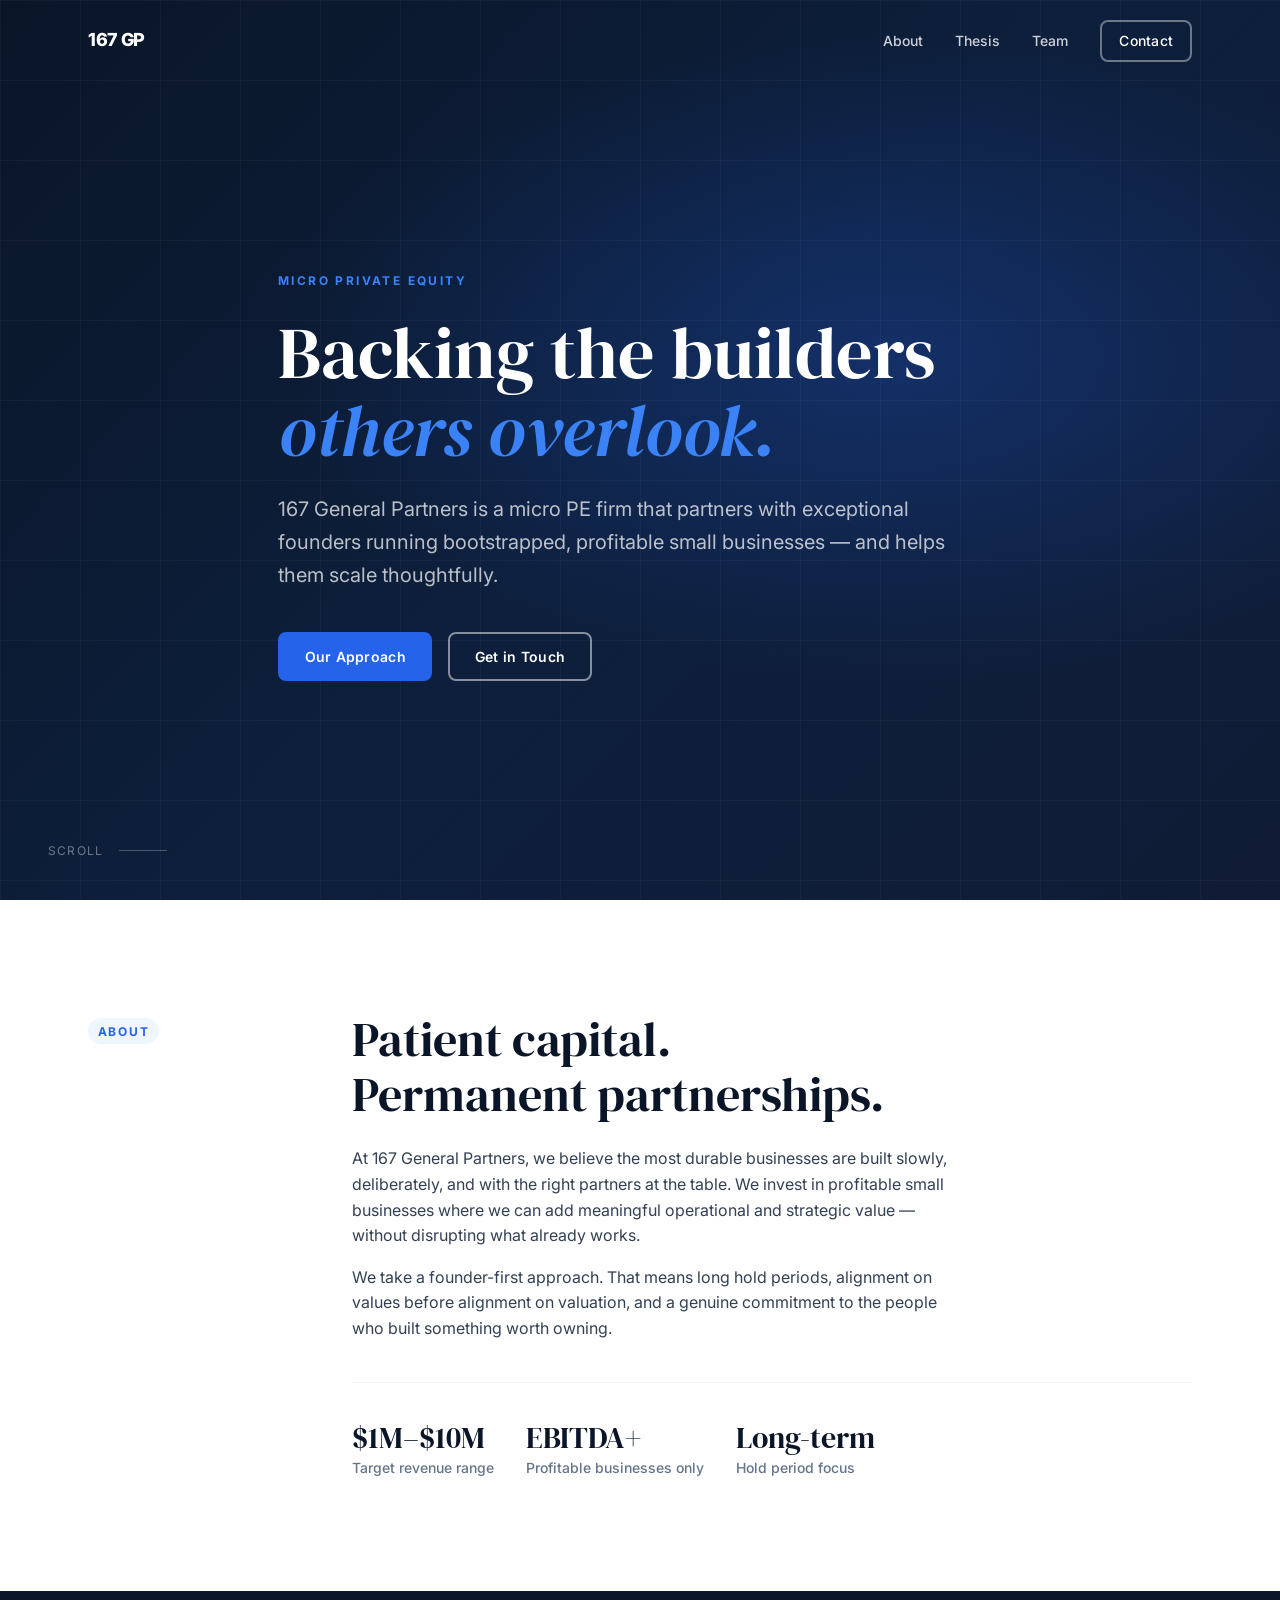
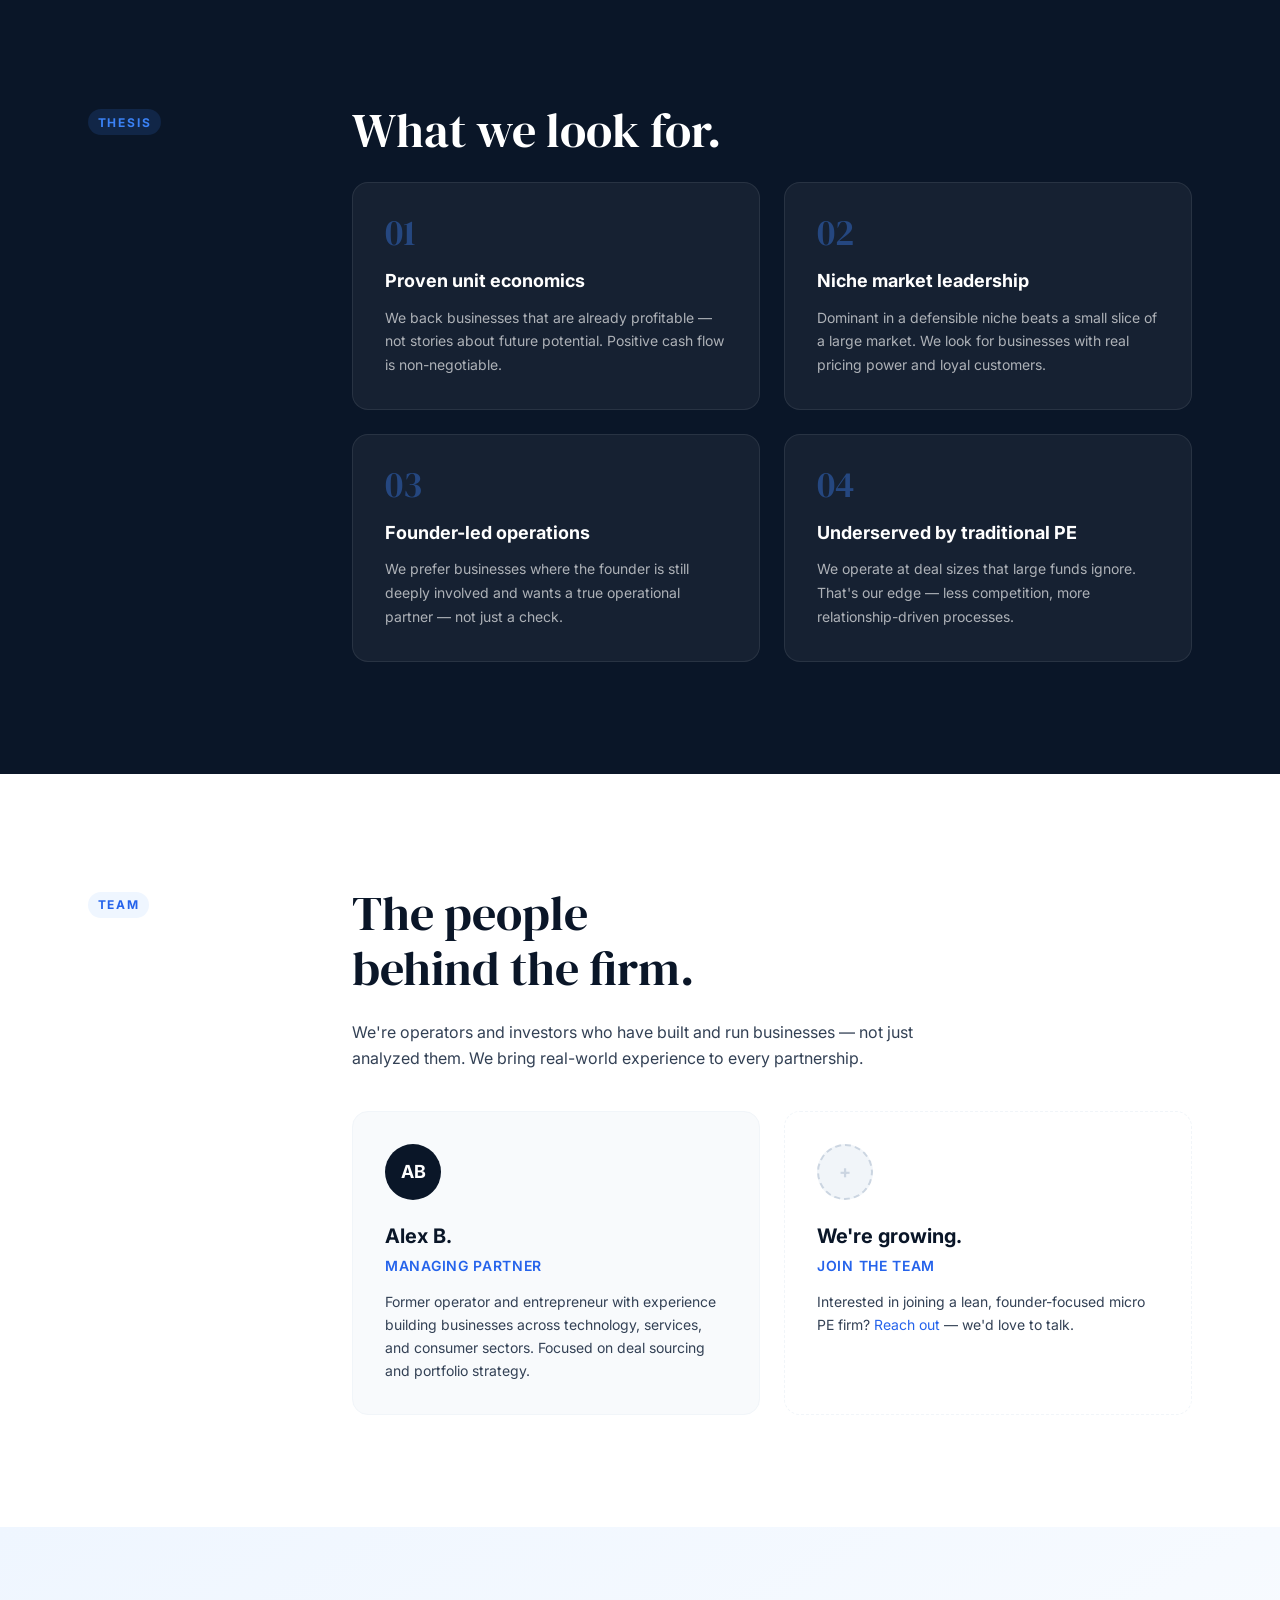
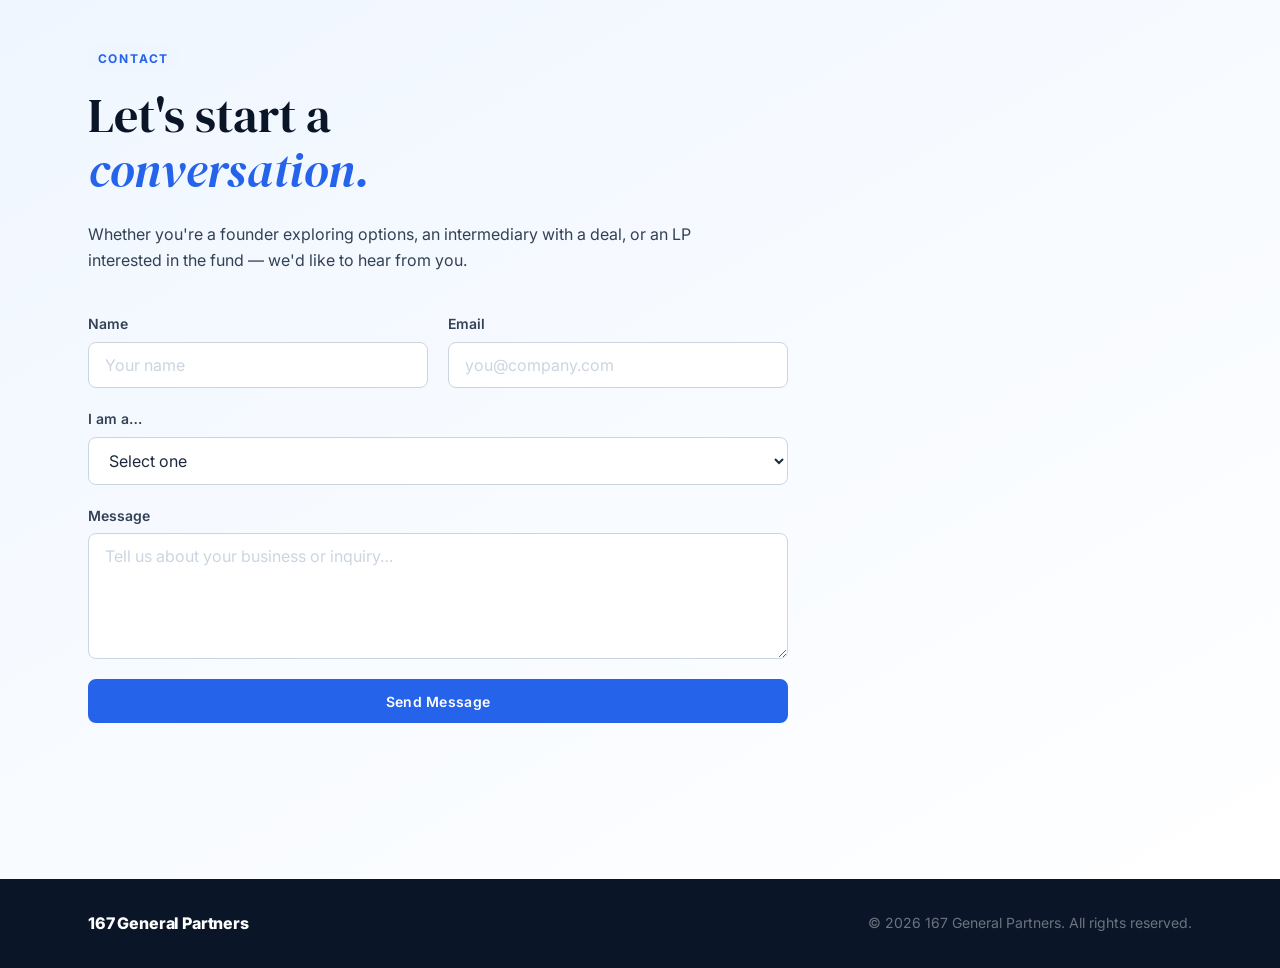
<file: 167gp-website/index.html>
<!DOCTYPE html>
<html lang="en">
<head>
  <meta charset="UTF-8" />
  <meta name="viewport" content="width=device-width, initial-scale=1.0" />
  <meta name="description" content="167 General Partners — Micro private equity firm partnering with exceptional founders." />
  <title>167 General Partners</title>
  <link rel="stylesheet" href="styles.css" />
  <link rel="preconnect" href="https://fonts.googleapis.com" />
  <link rel="preconnect" href="https://fonts.gstatic.com" crossorigin />
  <link href="https://fonts.googleapis.com/css2?family=Inter:wght@300;400;500;600;700;800&family=DM+Serif+Display:ital@0;1&display=swap" rel="stylesheet" />
</head>
<body>

  <!-- NAV -->
  <nav class="nav" id="nav">
    <div class="nav-inner container">
      <a href="#" class="nav-logo">167 GP</a>
      <ul class="nav-links">
        <li><a href="#about">About</a></li>
        <li><a href="#thesis">Thesis</a></li>
        <li><a href="#team">Team</a></li>
        <li><a href="#contact" class="btn btn-sm">Contact</a></li>
      </ul>
      <button class="nav-toggle" aria-label="Toggle menu" aria-expanded="false">
        <span></span><span></span><span></span>
      </button>
    </div>
  </nav>

  <!-- HERO -->
  <section class="hero" id="hero">
    <div class="hero-bg"></div>
    <div class="container hero-content">
      <div class="eyebrow">Micro Private Equity</div>
      <h1 class="hero-headline">
        Backing the builders<br /><em>others overlook.</em>
      </h1>
      <p class="hero-sub">
        167 General Partners is a micro PE firm that partners with exceptional founders
        running bootstrapped, profitable small businesses — and helps them scale
        thoughtfully.
      </p>
      <div class="hero-cta">
        <a href="#about" class="btn btn-primary">Our Approach</a>
        <a href="#contact" class="btn btn-outline">Get in Touch</a>
      </div>
    </div>
    <div class="hero-scroll">
      <span>Scroll</span>
      <div class="hero-scroll-line"></div>
    </div>
  </section>

  <!-- ABOUT -->
  <section class="section" id="about">
    <div class="container">
      <div class="section-grid">
        <div class="section-label">
          <span class="label">About</span>
        </div>
        <div class="section-body">
          <h2 class="section-heading">
            Patient capital.<br />Permanent partnerships.
          </h2>
          <p>
            At 167 General Partners, we believe the most durable businesses are built
            slowly, deliberately, and with the right partners at the table. We invest
            in profitable small businesses where we can add meaningful operational and
            strategic value — without disrupting what already works.
          </p>
          <p>
            We take a founder-first approach. That means long hold periods, alignment
            on values before alignment on valuation, and a genuine commitment to the
            people who built something worth owning.
          </p>
          <div class="stats-row">
            <div class="stat">
              <div class="stat-number">$1M–$10M</div>
              <div class="stat-label">Target revenue range</div>
            </div>
            <div class="stat">
              <div class="stat-number">EBITDA+</div>
              <div class="stat-label">Profitable businesses only</div>
            </div>
            <div class="stat">
              <div class="stat-number">Long-term</div>
              <div class="stat-label">Hold period focus</div>
            </div>
          </div>
        </div>
      </div>
    </div>
  </section>

  <!-- THESIS -->
  <section class="section section-dark" id="thesis">
    <div class="container">
      <div class="section-grid">
        <div class="section-label">
          <span class="label label-light">Thesis</span>
        </div>
        <div class="section-body">
          <h2 class="section-heading section-heading-light">
            What we look for.
          </h2>
          <div class="thesis-grid">
            <div class="thesis-card">
              <div class="thesis-icon">01</div>
              <h3>Proven unit economics</h3>
              <p>
                We back businesses that are already profitable — not stories about
                future potential. Positive cash flow is non-negotiable.
              </p>
            </div>
            <div class="thesis-card">
              <div class="thesis-icon">02</div>
              <h3>Niche market leadership</h3>
              <p>
                Dominant in a defensible niche beats a small slice of a large market.
                We look for businesses with real pricing power and loyal customers.
              </p>
            </div>
            <div class="thesis-card">
              <div class="thesis-icon">03</div>
              <h3>Founder-led operations</h3>
              <p>
                We prefer businesses where the founder is still deeply involved and
                wants a true operational partner — not just a check.
              </p>
            </div>
            <div class="thesis-card">
              <div class="thesis-icon">04</div>
              <h3>Underserved by traditional PE</h3>
              <p>
                We operate at deal sizes that large funds ignore. That's our edge —
                less competition, more relationship-driven processes.
              </p>
            </div>
          </div>
        </div>
      </div>
    </div>
  </section>

  <!-- TEAM -->
  <section class="section" id="team">
    <div class="container">
      <div class="section-grid">
        <div class="section-label">
          <span class="label">Team</span>
        </div>
        <div class="section-body">
          <h2 class="section-heading">The people<br />behind the firm.</h2>
          <p class="team-intro">
            We're operators and investors who have built and run businesses — not just
            analyzed them. We bring real-world experience to every partnership.
          </p>
          <div class="team-grid">
            <div class="team-card">
              <div class="team-avatar" aria-hidden="true">AB</div>
              <div class="team-info">
                <h3>Alex B.</h3>
                <div class="team-title">Managing Partner</div>
                <p>
                  Former operator and entrepreneur with experience building businesses
                  across technology, services, and consumer sectors. Focused on deal
                  sourcing and portfolio strategy.
                </p>
              </div>
            </div>
            <div class="team-card team-card-placeholder">
              <div class="team-avatar team-avatar-ghost" aria-hidden="true">+</div>
              <div class="team-info">
                <h3>We're growing.</h3>
                <div class="team-title">Join the team</div>
                <p>
                  Interested in joining a lean, founder-focused micro PE firm?
                  <a href="#contact">Reach out</a> — we'd love to talk.
                </p>
              </div>
            </div>
          </div>
        </div>
      </div>
    </div>
  </section>

  <!-- CONTACT -->
  <section class="section section-accent" id="contact">
    <div class="container">
      <div class="contact-inner">
        <div class="section-label">
          <span class="label">Contact</span>
        </div>
        <h2 class="section-heading contact-heading">
          Let's start a<br /><em>conversation.</em>
        </h2>
        <p class="contact-sub">
          Whether you're a founder exploring options, an intermediary with a deal, or
          an LP interested in the fund — we'd like to hear from you.
        </p>
        <form class="contact-form" id="contact-form" novalidate>
          <div class="form-row">
            <div class="form-group">
              <label for="name">Name</label>
              <input type="text" id="name" name="name" placeholder="Your name" required />
            </div>
            <div class="form-group">
              <label for="email">Email</label>
              <input type="email" id="email" name="email" placeholder="you@company.com" required />
            </div>
          </div>
          <div class="form-group">
            <label for="type">I am a…</label>
            <select id="type" name="type">
              <option value="">Select one</option>
              <option value="founder">Business owner / founder</option>
              <option value="intermediary">Broker / intermediary</option>
              <option value="lp">Prospective LP</option>
              <option value="other">Other</option>
            </select>
          </div>
          <div class="form-group">
            <label for="message">Message</label>
            <textarea id="message" name="message" rows="5" placeholder="Tell us about your business or inquiry…" required></textarea>
          </div>
          <button type="submit" class="btn btn-primary btn-full">Send Message</button>
          <div class="form-success" id="form-success" aria-live="polite"></div>
        </form>
      </div>
    </div>
  </section>

  <!-- FOOTER -->
  <footer class="footer">
    <div class="container footer-inner">
      <div class="footer-logo">167 General Partners</div>
      <div class="footer-copy">
        &copy; <span id="year"></span> 167 General Partners. All rights reserved.
      </div>
    </div>
  </footer>

  <script src="main.js"></script>
</body>
</html>
</file>
<file: 167gp-website/styles.css>
/* =============================================
   167 General Partners — Stylesheet
   Bold & Modern: Navy/Blue, strong typography
   ============================================= */

/* ---------- Reset & Base ---------- */
*, *::before, *::after { box-sizing: border-box; margin: 0; padding: 0; }

:root {
  --navy:      #0a1628;
  --navy-mid:  #102040;
  --blue:      #1a4ab5;
  --blue-light:#2563eb;
  --accent:    #3b82f6;
  --sky:       #eff6ff;
  --white:     #ffffff;
  --gray-50:   #f8fafc;
  --gray-100:  #f1f5f9;
  --gray-300:  #cbd5e1;
  --gray-500:  #64748b;
  --gray-700:  #334155;
  --gray-900:  #0f172a;
  --text:      #1e293b;

  --ff-display: 'DM Serif Display', Georgia, serif;
  --ff-body:    'Inter', -apple-system, BlinkMacSystemFont, sans-serif;

  --fs-xs:   0.75rem;
  --fs-sm:   0.875rem;
  --fs-base: 1rem;
  --fs-lg:   1.125rem;
  --fs-xl:   1.25rem;
  --fs-2xl:  1.5rem;
  --fs-3xl:  1.875rem;
  --fs-4xl:  2.25rem;
  --fs-5xl:  3rem;
  --fs-6xl:  3.75rem;
  --fs-7xl:  4.5rem;

  --radius-sm: 4px;
  --radius:    8px;
  --radius-lg: 16px;

  --shadow-sm: 0 1px 2px rgba(0,0,0,.05);
  --shadow:    0 4px 16px rgba(0,0,0,.08);
  --shadow-lg: 0 16px 48px rgba(0,0,0,.12);

  --transition: 200ms ease;
}

html { scroll-behavior: smooth; }

body {
  font-family: var(--ff-body);
  font-size: var(--fs-base);
  color: var(--text);
  background: var(--white);
  line-height: 1.6;
  -webkit-font-smoothing: antialiased;
}

a { color: var(--blue-light); text-decoration: none; transition: color var(--transition); }
a:hover { color: var(--blue); }

p { max-width: 62ch; }
p + p { margin-top: 1rem; }

em { font-family: var(--ff-display); font-style: italic; }

/* ---------- Layout ---------- */
.container {
  width: min(100%, 1200px);
  margin-inline: auto;
  padding-inline: clamp(1.25rem, 5vw, 3rem);
}

.section {
  padding-block: clamp(4rem, 10vw, 7rem);
}

.section-grid {
  display: grid;
  grid-template-columns: 1fr;
  gap: 2rem;
}

@media (min-width: 768px) {
  .section-grid {
    grid-template-columns: 200px 1fr;
    gap: 4rem;
    align-items: start;
  }
}

.section-label {
  padding-top: 0.35rem;
}

/* ---------- Labels ---------- */
.label {
  display: inline-block;
  font-size: var(--fs-xs);
  font-weight: 700;
  letter-spacing: 0.15em;
  text-transform: uppercase;
  color: var(--blue-light);
  padding: 0.3em 0.8em;
  background: var(--sky);
  border-radius: 999px;
}
.label-light {
  color: var(--accent);
  background: rgba(59,130,246,.15);
}

/* ---------- Section Headings ---------- */
.section-heading {
  font-family: var(--ff-display);
  font-size: clamp(var(--fs-3xl), 4vw, var(--fs-5xl));
  font-weight: 400;
  line-height: 1.15;
  color: var(--navy);
  margin-bottom: 1.5rem;
}
.section-heading-light { color: var(--white); }

/* ---------- Buttons ---------- */
.btn {
  display: inline-flex;
  align-items: center;
  justify-content: center;
  gap: 0.5rem;
  font-family: var(--ff-body);
  font-weight: 600;
  font-size: var(--fs-sm);
  letter-spacing: 0.02em;
  padding: 0.8em 1.75em;
  border-radius: var(--radius);
  cursor: pointer;
  transition: all var(--transition);
  white-space: nowrap;
  border: 2px solid transparent;
  text-decoration: none;
}
.btn-sm { padding: 0.55em 1.2em; font-size: var(--fs-xs); }
.btn-full { width: 100%; }

.btn-primary {
  background: var(--blue-light);
  color: var(--white);
  border-color: var(--blue-light);
}
.btn-primary:hover {
  background: var(--blue);
  border-color: var(--blue);
  color: var(--white);
  transform: translateY(-1px);
  box-shadow: 0 6px 20px rgba(37,99,235,.35);
}

.btn-outline {
  background: transparent;
  color: var(--white);
  border-color: rgba(255,255,255,.5);
}
.btn-outline:hover {
  background: rgba(255,255,255,.1);
  border-color: var(--white);
  color: var(--white);
}

/* ---------- Nav ---------- */
.nav {
  position: fixed;
  top: 0; left: 0; right: 0;
  z-index: 100;
  padding-block: 1.25rem;
  transition: background var(--transition), box-shadow var(--transition), padding var(--transition);
}
.nav.scrolled {
  background: rgba(10,22,40,.97);
  backdrop-filter: blur(12px);
  box-shadow: 0 1px 0 rgba(255,255,255,.08);
  padding-block: 0.85rem;
}
.nav-inner {
  display: flex;
  align-items: center;
  justify-content: space-between;
}
.nav-logo {
  font-family: var(--ff-body);
  font-weight: 800;
  font-size: var(--fs-lg);
  color: var(--white);
  letter-spacing: -0.02em;
  text-decoration: none;
}
.nav-logo:hover { color: var(--accent); }

.nav-links {
  display: none;
  list-style: none;
  gap: 2rem;
  align-items: center;
}
@media (min-width: 640px) {
  .nav-links { display: flex; }
}
.nav-links a {
  font-size: var(--fs-sm);
  font-weight: 500;
  color: rgba(255,255,255,.8);
}
.nav-links a:hover { color: var(--white); }
.nav-links .btn {
  color: var(--white);
  border-color: rgba(255,255,255,.4);
  background: transparent;
}
.nav-links .btn:hover {
  background: var(--blue-light);
  border-color: var(--blue-light);
}

.nav-toggle {
  display: flex;
  flex-direction: column;
  gap: 5px;
  background: none;
  border: none;
  cursor: pointer;
  padding: 4px;
}
@media (min-width: 640px) { .nav-toggle { display: none; } }
.nav-toggle span {
  display: block;
  width: 24px;
  height: 2px;
  background: var(--white);
  border-radius: 2px;
  transition: all var(--transition);
}

/* Mobile nav open */
.nav.open .nav-links {
  display: flex;
  flex-direction: column;
  position: fixed;
  inset: 0;
  background: var(--navy);
  justify-content: center;
  align-items: center;
  gap: 2.5rem;
  z-index: 99;
}
.nav.open .nav-links a { font-size: var(--fs-xl); }

/* ---------- Hero ---------- */
.hero {
  position: relative;
  min-height: 100svh;
  display: flex;
  align-items: center;
  overflow: hidden;
}
.hero-bg {
  position: absolute;
  inset: 0;
  background:
    radial-gradient(ellipse 80% 60% at 70% 40%, rgba(37,99,235,.25) 0%, transparent 60%),
    linear-gradient(135deg, var(--navy) 0%, #0d1f3c 50%, #101c36 100%);
  z-index: 0;
}
.hero-bg::after {
  content: '';
  position: absolute;
  inset: 0;
  background-image:
    linear-gradient(rgba(255,255,255,.03) 1px, transparent 1px),
    linear-gradient(90deg, rgba(255,255,255,.03) 1px, transparent 1px);
  background-size: 80px 80px;
}

.hero-content {
  position: relative;
  z-index: 1;
  padding-block: 8rem 5rem;
  max-width: 820px;
}
.eyebrow {
  display: inline-block;
  font-size: var(--fs-xs);
  font-weight: 700;
  letter-spacing: 0.2em;
  text-transform: uppercase;
  color: var(--accent);
  margin-bottom: 1.5rem;
}
.hero-headline {
  font-family: var(--ff-display);
  font-size: clamp(var(--fs-4xl), 7vw, var(--fs-7xl));
  font-weight: 400;
  line-height: 1.08;
  color: var(--white);
  margin-bottom: 1.5rem;
}
.hero-headline em {
  color: var(--accent);
}
.hero-sub {
  font-size: clamp(var(--fs-base), 2vw, var(--fs-xl));
  color: rgba(255,255,255,.72);
  line-height: 1.65;
  max-width: 54ch;
  margin-bottom: 2.5rem;
}
.hero-cta {
  display: flex;
  flex-wrap: wrap;
  gap: 1rem;
}

.hero-scroll {
  position: absolute;
  bottom: 2.5rem;
  left: clamp(1.25rem, 5vw, 3rem);
  z-index: 1;
  display: flex;
  align-items: center;
  gap: 1rem;
  color: rgba(255,255,255,.4);
  font-size: var(--fs-xs);
  letter-spacing: 0.1em;
  text-transform: uppercase;
}
.hero-scroll-line {
  width: 48px;
  height: 1px;
  background: rgba(255,255,255,.25);
}

/* ---------- About ---------- */
#about .section-body p { color: var(--gray-700); }

.stats-row {
  display: flex;
  flex-wrap: wrap;
  gap: 2rem;
  margin-top: 2.5rem;
  padding-top: 2.5rem;
  border-top: 1px solid var(--gray-100);
}
.stat {}
.stat-number {
  font-family: var(--ff-display);
  font-size: var(--fs-3xl);
  color: var(--navy);
  line-height: 1;
  margin-bottom: 0.25rem;
}
.stat-label {
  font-size: var(--fs-sm);
  color: var(--gray-500);
  font-weight: 500;
}

/* ---------- Thesis (dark section) ---------- */
.section-dark {
  background: var(--navy);
}
.section-dark p { color: rgba(255,255,255,.65); }

.thesis-grid {
  display: grid;
  grid-template-columns: 1fr;
  gap: 1.5rem;
  margin-top: 0.5rem;
}
@media (min-width: 640px) {
  .thesis-grid { grid-template-columns: 1fr 1fr; }
}

.thesis-card {
  background: rgba(255,255,255,.05);
  border: 1px solid rgba(255,255,255,.08);
  border-radius: var(--radius-lg);
  padding: 2rem;
  transition: background var(--transition), border-color var(--transition);
}
.thesis-card:hover {
  background: rgba(255,255,255,.08);
  border-color: rgba(59,130,246,.3);
}
.thesis-icon {
  font-family: var(--ff-display);
  font-size: var(--fs-4xl);
  color: rgba(59,130,246,.4);
  line-height: 1;
  margin-bottom: 1rem;
}
.thesis-card h3 {
  font-size: var(--fs-lg);
  font-weight: 700;
  color: var(--white);
  margin-bottom: 0.6rem;
}
.thesis-card p {
  font-size: var(--fs-sm);
  line-height: 1.7;
  max-width: 100%;
}

/* ---------- Team ---------- */
.team-intro {
  color: var(--gray-700);
  margin-bottom: 2.5rem;
}

.team-grid {
  display: grid;
  grid-template-columns: 1fr;
  gap: 1.5rem;
}
@media (min-width: 640px) {
  .team-grid { grid-template-columns: 1fr 1fr; }
}

.team-card {
  display: flex;
  flex-direction: column;
  gap: 1.25rem;
  background: var(--gray-50);
  border: 1px solid var(--gray-100);
  border-radius: var(--radius-lg);
  padding: 2rem;
}
.team-card-placeholder {
  border-style: dashed;
  background: var(--white);
}

.team-avatar {
  width: 56px;
  height: 56px;
  border-radius: 50%;
  background: var(--navy);
  color: var(--white);
  font-weight: 700;
  font-size: var(--fs-lg);
  display: flex;
  align-items: center;
  justify-content: center;
  flex-shrink: 0;
}
.team-avatar-ghost {
  background: var(--gray-100);
  color: var(--gray-300);
  border: 2px dashed var(--gray-300);
}

.team-info h3 {
  font-size: var(--fs-xl);
  font-weight: 700;
  color: var(--navy);
  margin-bottom: 0.2rem;
}
.team-title {
  font-size: var(--fs-sm);
  font-weight: 600;
  color: var(--blue-light);
  margin-bottom: 0.75rem;
  text-transform: uppercase;
  letter-spacing: 0.05em;
}
.team-info p {
  font-size: var(--fs-sm);
  color: var(--gray-700);
  line-height: 1.65;
  max-width: 100%;
}

/* ---------- Contact ---------- */
.section-accent {
  background: linear-gradient(150deg, var(--sky) 0%, var(--white) 100%);
}

.contact-inner { max-width: 700px; }
.contact-heading {
  margin-top: 1rem;
}
.contact-heading em { color: var(--blue-light); }
.contact-sub {
  color: var(--gray-700);
  margin-bottom: 2.5rem;
}

.contact-form { display: flex; flex-direction: column; gap: 1.25rem; }
.form-row {
  display: grid;
  grid-template-columns: 1fr;
  gap: 1.25rem;
}
@media (min-width: 640px) {
  .form-row { grid-template-columns: 1fr 1fr; }
}

.form-group { display: flex; flex-direction: column; gap: 0.4rem; }
.form-group label {
  font-size: var(--fs-sm);
  font-weight: 600;
  color: var(--gray-700);
}

.form-group input,
.form-group select,
.form-group textarea {
  font-family: var(--ff-body);
  font-size: var(--fs-base);
  color: var(--text);
  background: var(--white);
  border: 1.5px solid var(--gray-300);
  border-radius: var(--radius);
  padding: 0.75em 1em;
  transition: border-color var(--transition), box-shadow var(--transition);
  width: 100%;
  resize: vertical;
}
.form-group input::placeholder,
.form-group textarea::placeholder {
  color: var(--gray-300);
}
.form-group input:focus,
.form-group select:focus,
.form-group textarea:focus {
  outline: none;
  border-color: var(--blue-light);
  box-shadow: 0 0 0 3px rgba(37,99,235,.12);
}
.form-group input.error,
.form-group select.error,
.form-group textarea.error {
  border-color: #ef4444;
}

.form-success {
  font-size: var(--fs-sm);
  font-weight: 600;
  color: #16a34a;
  min-height: 1.5rem;
}

/* ---------- Footer ---------- */
.footer {
  background: var(--navy);
  padding-block: 2rem;
}
.footer-inner {
  display: flex;
  flex-wrap: wrap;
  align-items: center;
  justify-content: space-between;
  gap: 0.75rem;
}
.footer-logo {
  font-weight: 800;
  color: var(--white);
  font-size: var(--fs-base);
  letter-spacing: -0.01em;
}
.footer-copy {
  font-size: var(--fs-sm);
  color: rgba(255,255,255,.4);
}

/* ---------- Fade-in animations ---------- */
.fade-up {
  opacity: 0;
  transform: translateY(20px);
  transition: opacity 0.5s ease, transform 0.5s ease;
}
.fade-up.visible {
  opacity: 1;
  transform: translateY(0);
}

/* Stagger children */
.thesis-grid .thesis-card:nth-child(2) { transition-delay: 0.1s; }
.thesis-grid .thesis-card:nth-child(3) { transition-delay: 0.15s; }
.thesis-grid .thesis-card:nth-child(4) { transition-delay: 0.2s; }
.stats-row .stat:nth-child(2) { transition-delay: 0.08s; }
.stats-row .stat:nth-child(3) { transition-delay: 0.16s; }

/* ---------- Utilities ---------- */
@media (prefers-reduced-motion: reduce) {
  *, *::before, *::after { transition: none !important; animation: none !important; }
  html { scroll-behavior: auto; }
}
</file>
